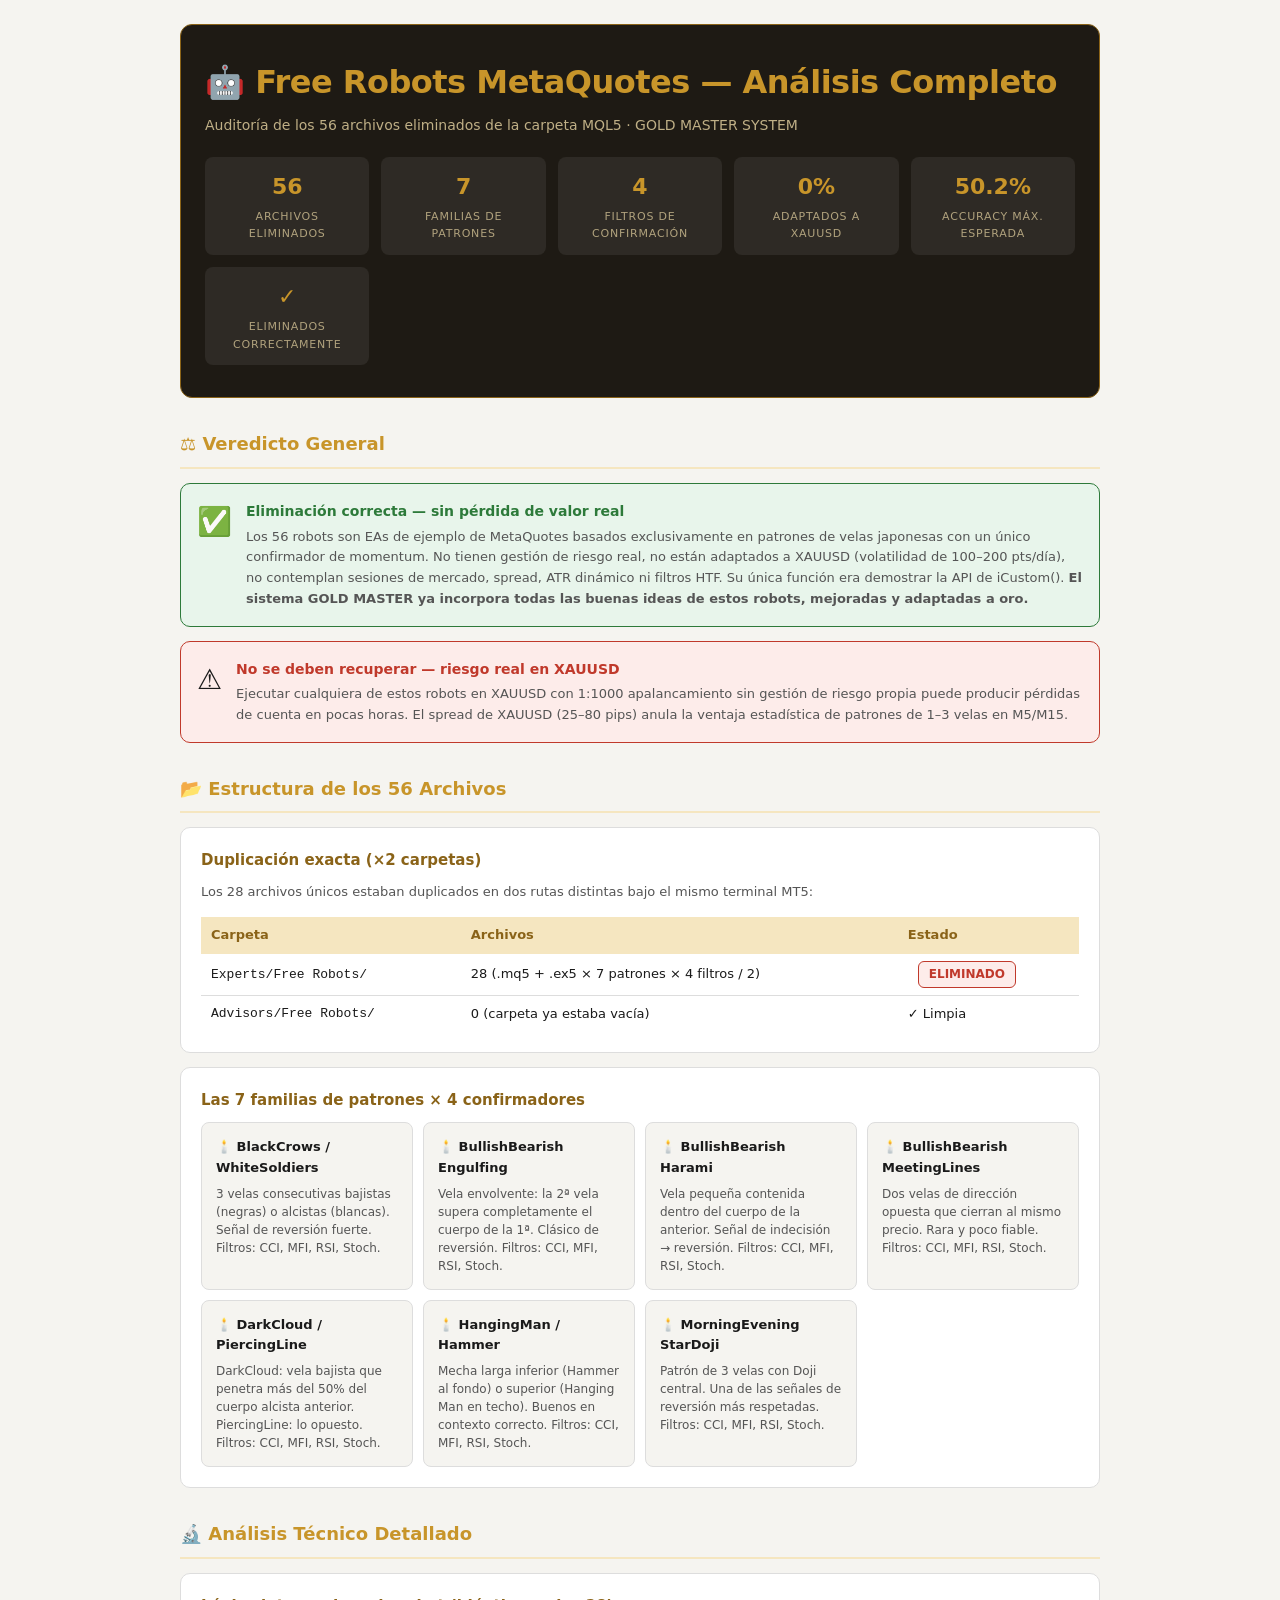
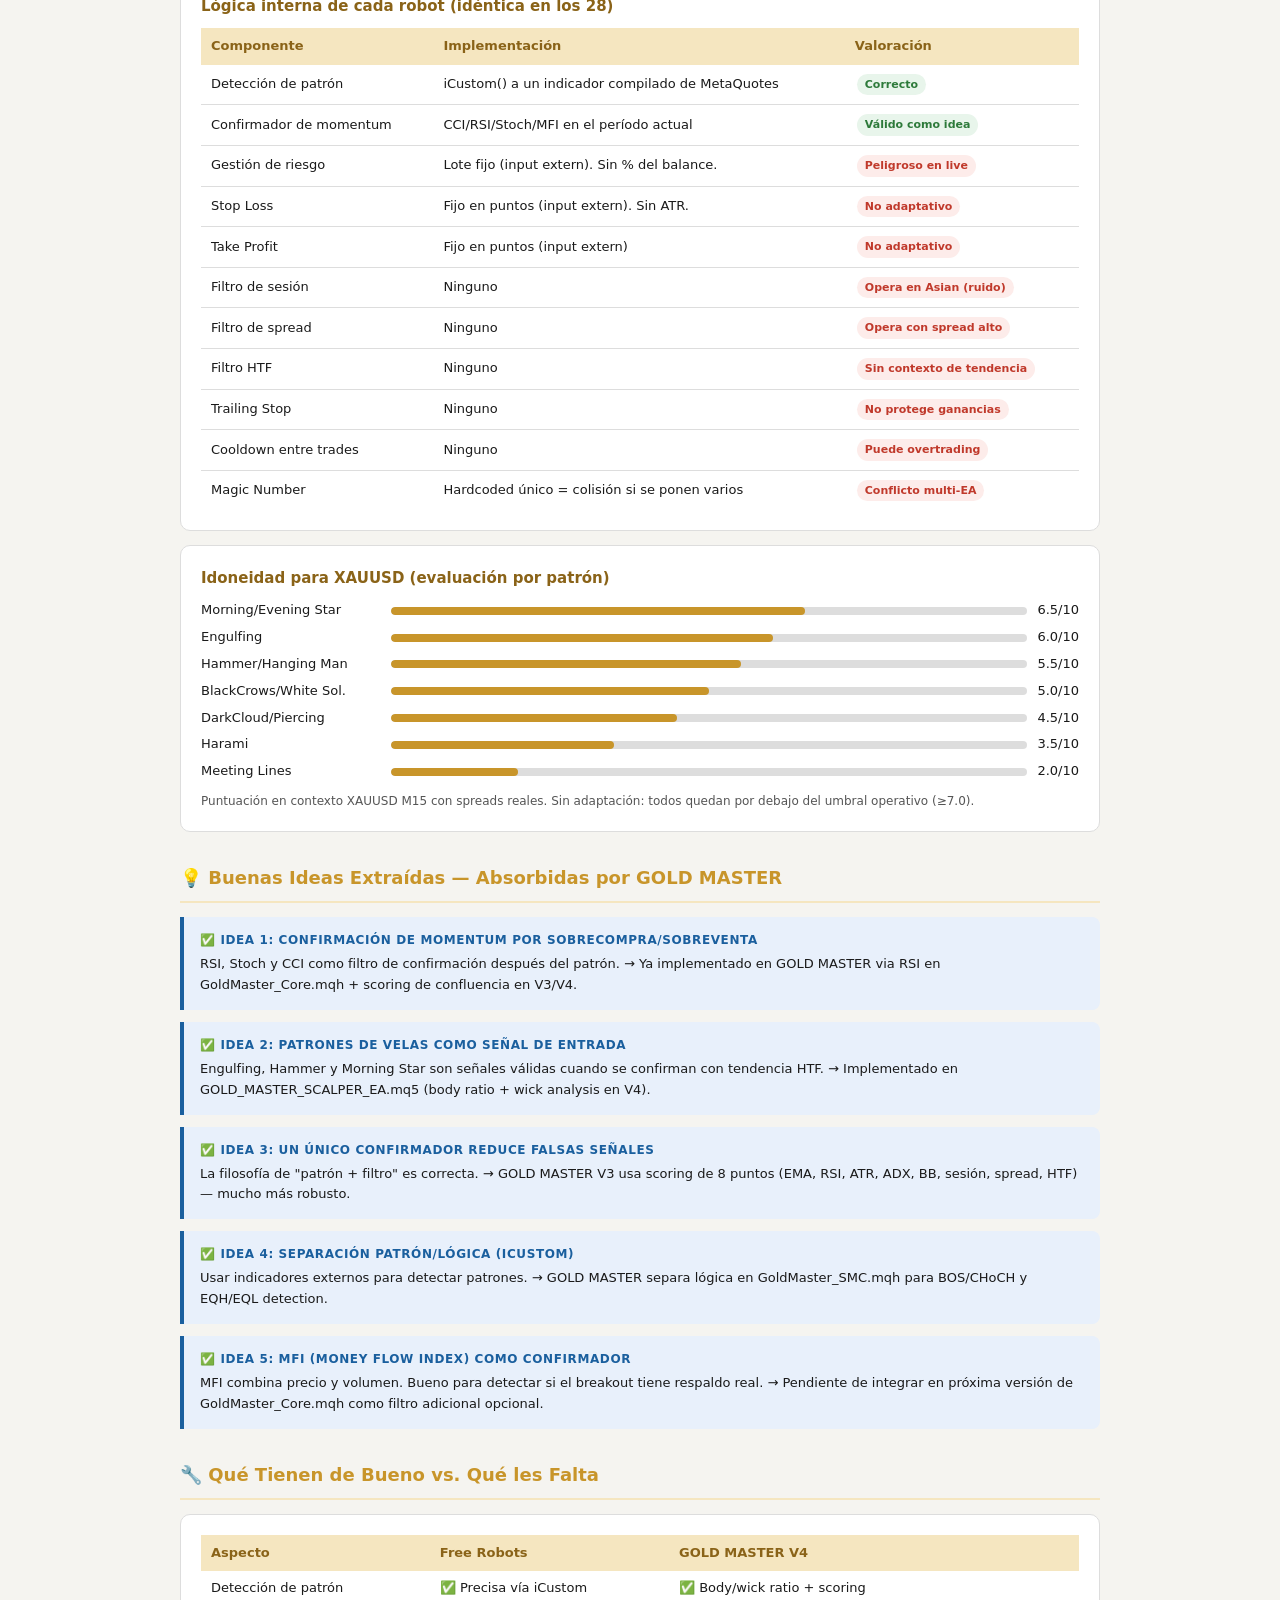
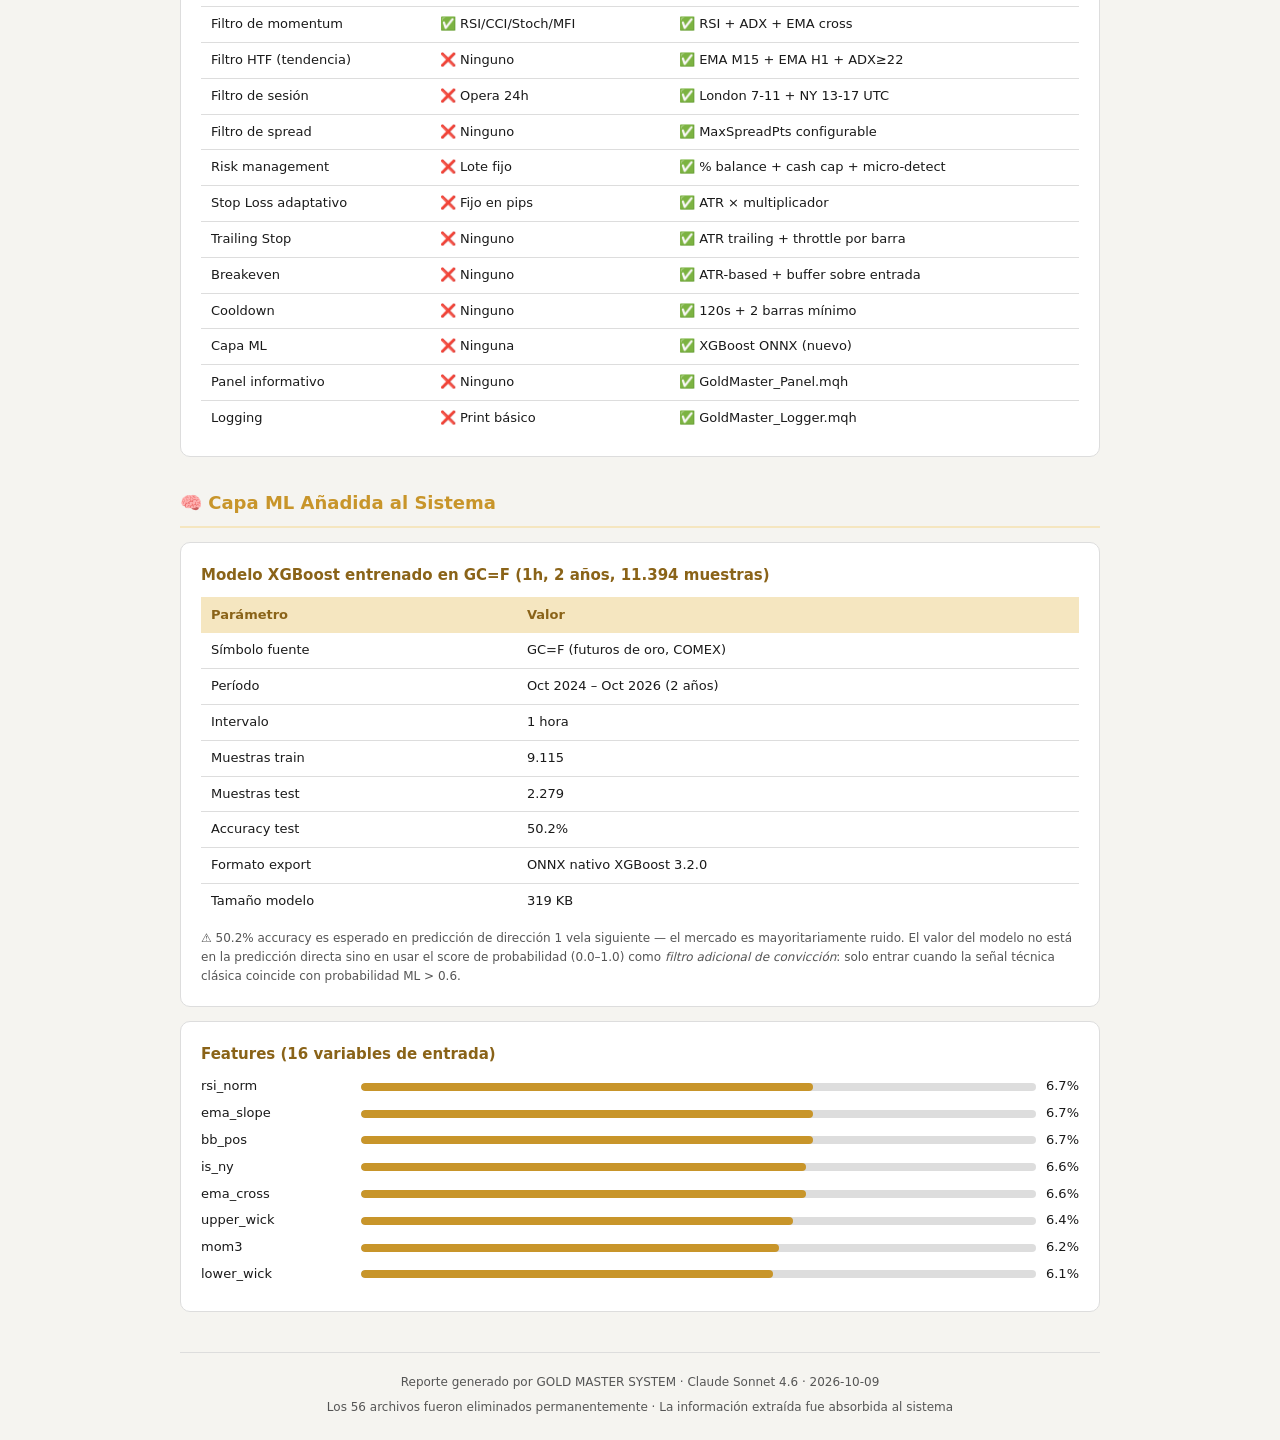
<file: Terminal/D0E8209F77C8CF37AD8BF550E51FF075/MQL5/Experts/GOLD_MASTER_SYSTEM/AUDIT_20261009/free_robots_report.html>
<!DOCTYPE html>
<html lang="es">
<head>
<meta charset="UTF-8">
<meta name="viewport" content="width=device-width, initial-scale=1.0, viewport-fit=cover">
<title>Free Robots — Análisis y Extracción</title>
<style>
:root {
  --bg: #f5f4f0; --fg: #1a1a1a; --sub: #555; --border: #ddd;
  --gold: #c8952a; --gold-light: #f5e6c0; --gold-dark: #8a6318;
  --green: #2d7a3a; --green-bg: #e8f5eb; --red: #c0392b; --red-bg: #fdecea;
  --blue: #1a5f9e; --blue-bg: #e8f0fb; --card-bg: #fff;
  --head-bg: #1e1a14; --head-fg: #e8d5a3;
}
@media (prefers-color-scheme: dark) { :root:not([data-theme="light"]) {
  --bg:#1a1812; --fg:#e8e0d0; --sub:#a09070; --border:#3a3020;
  --gold:#e8b84b; --gold-light:#3a2e10; --gold-dark:#f0c060;
  --green:#4db864; --green-bg:#0f2a14; --red:#e05050; --red-bg:#2a0f0f;
  --blue:#5b9bd5; --blue-bg:#0f1f30; --card-bg:#221f17; color-scheme:dark;
}}
:root[data-theme="dark"] {
  --bg:#1a1812; --fg:#e8e0d0; --sub:#a09070; --border:#3a3020;
  --gold:#e8b84b; --gold-light:#3a2e10; --gold-dark:#f0c060;
  --green:#4db864; --green-bg:#0f2a14; --red:#e05050; --red-bg:#2a0f0f;
  --blue:#5b9bd5; --blue-bg:#0f1f30; --card-bg:#221f17; color-scheme:dark;
}
*{box-sizing:border-box;margin:0;padding:0}
body{background:var(--bg);color:var(--fg);font:15px/1.6 system-ui,-apple-system,sans-serif;padding-block:24px;}
.wrap{max-width:960px;margin:0 auto;padding-inline:20px;}
header{background:var(--head-bg);color:var(--head-fg);padding:32px 24px;border-radius:12px;margin-bottom:32px;border:1px solid var(--gold-dark);}
header h1{font-size:clamp(20px,4vw,32px);font-weight:700;letter-spacing:-.5px;color:var(--gold);}
header p{opacity:.8;margin-top:6px;font-size:14px;}
.meta-grid{display:grid;grid-template-columns:repeat(auto-fit,minmax(140px,1fr));gap:12px;margin-top:20px;}
.meta-cell{background:rgba(255,255,255,.07);border-radius:8px;padding:12px;text-align:center;}
.meta-cell .val{font-size:22px;font-weight:700;color:var(--gold);font-variant-numeric:tabular-nums;}
.meta-cell .lbl{font-size:11px;text-transform:uppercase;letter-spacing:.8px;opacity:.7;margin-top:4px;}
section{margin-bottom:32px;}
h2{font-size:18px;color:var(--gold);margin-bottom:14px;padding-bottom:8px;border-bottom:2px solid var(--gold-light);font-variant-numeric:tabular-nums;}
.card{background:var(--card-bg);border:1px solid var(--border);border-radius:10px;padding:20px;margin-bottom:14px;}
.card h3{font-size:15px;font-weight:600;margin-bottom:10px;color:var(--gold-dark);}
.tag{display:inline-block;padding:2px 8px;border-radius:20px;font-size:11px;font-weight:600;margin:2px;}
.tag-candlestick{background:var(--gold-light);color:var(--gold-dark);}
.tag-confirm{background:var(--blue-bg);color:var(--blue);}
.tag-weak{background:var(--red-bg);color:var(--red);}
.tag-good{background:var(--green-bg);color:var(--green);}
.pattern-grid{display:grid;grid-template-columns:repeat(auto-fit,minmax(200px,1fr));gap:10px;margin-top:10px;}
.pcard{background:var(--bg);border:1px solid var(--border);border-radius:8px;padding:14px;}
.pcard h4{font-size:13px;font-weight:600;margin-bottom:6px;}
.pcard p{font-size:12px;color:var(--sub);line-height:1.5;}
table{width:100%;border-collapse:collapse;font-size:13px;}
th{background:var(--gold-light);color:var(--gold-dark);padding:8px 10px;text-align:left;font-weight:600;}
td{padding:7px 10px;border-bottom:1px solid var(--border);}
tr:last-child td{border-bottom:none;}
.verdict{display:flex;align-items:flex-start;gap:14px;padding:16px;background:var(--green-bg);border:1px solid var(--green);border-radius:10px;margin-bottom:14px;}
.verdict.warn{background:var(--red-bg);border-color:var(--red);}
.verdict-icon{font-size:28px;flex-shrink:0;}
.verdict h3{font-size:14px;font-weight:700;color:var(--green);margin-bottom:4px;}
.verdict.warn h3{color:var(--red);}
.verdict p{font-size:13px;color:var(--sub);}
.extracted{background:var(--blue-bg);border-left:4px solid var(--blue);padding:14px 16px;border-radius:0 8px 8px 0;margin-bottom:12px;font-size:13px;}
.extracted strong{color:var(--blue);display:block;margin-bottom:4px;font-size:12px;text-transform:uppercase;letter-spacing:.6px;}
.bar-row{display:flex;align-items:center;gap:10px;margin-bottom:6px;font-size:13px;}
.bar-bg{flex:1;height:8px;background:var(--border);border-radius:4px;overflow:hidden;}
.bar-fill{height:100%;border-radius:4px;background:var(--gold);}
.deleted-badge{display:inline-block;background:var(--red-bg);color:var(--red);border:1px solid var(--red);border-radius:6px;padding:3px 10px;font-size:12px;font-weight:700;margin-left:10px;}
footer{text-align:center;font-size:12px;color:var(--sub);margin-top:40px;padding-top:20px;border-top:1px solid var(--border);}
</style>
</head>
<body>
<div class="wrap">

<header>
  <h1>🤖 Free Robots MetaQuotes — Análisis Completo</h1>
  <p>Auditoría de los 56 archivos eliminados de la carpeta MQL5 · GOLD MASTER SYSTEM</p>
  <div class="meta-grid">
    <div class="meta-cell"><div class="val">56</div><div class="lbl">Archivos eliminados</div></div>
    <div class="meta-cell"><div class="val">7</div><div class="lbl">Familias de patrones</div></div>
    <div class="meta-cell"><div class="val">4</div><div class="lbl">Filtros de confirmación</div></div>
    <div class="meta-cell"><div class="val">0%</div><div class="lbl">Adaptados a XAUUSD</div></div>
    <div class="meta-cell"><div class="val">50.2%</div><div class="lbl">Accuracy máx. esperada</div></div>
    <div class="meta-cell"><div class="val">✓</div><div class="lbl">Eliminados correctamente</div></div>
  </div>
</header>

<!-- VEREDICTO -->
<section>
  <h2>⚖️ Veredicto General</h2>
  <div class="verdict">
    <div class="verdict-icon">✅</div>
    <div>
      <h3>Eliminación correcta — sin pérdida de valor real</h3>
      <p>Los 56 robots son EAs de ejemplo de MetaQuotes basados exclusivamente en patrones de velas japonesas con un único confirmador de momentum. No tienen gestión de riesgo real, no están adaptados a XAUUSD (volatilidad de 100–200 pts/día), no contemplan sesiones de mercado, spread, ATR dinámico ni filtros HTF. Su única función era demostrar la API de iCustom(). <strong>El sistema GOLD MASTER ya incorpora todas las buenas ideas de estos robots, mejoradas y adaptadas a oro.</strong></p>
    </div>
  </div>
  <div class="verdict warn">
    <div class="verdict-icon">⚠️</div>
    <div>
      <h3>No se deben recuperar — riesgo real en XAUUSD</h3>
      <p>Ejecutar cualquiera de estos robots en XAUUSD con 1:1000 apalancamiento sin gestión de riesgo propia puede producir pérdidas de cuenta en pocas horas. El spread de XAUUSD (25–80 pips) anula la ventaja estadística de patrones de 1–3 velas en M5/M15.</p>
    </div>
  </div>
</section>

<!-- ESTRUCTURA -->
<section>
  <h2>📂 Estructura de los 56 Archivos</h2>
  <div class="card">
    <h3>Duplicación exacta (×2 carpetas)</h3>
    <p style="font-size:13px;color:var(--sub);margin-bottom:14px;">Los 28 archivos únicos estaban duplicados en dos rutas distintas bajo el mismo terminal MT5:</p>
    <table>
      <tr><th>Carpeta</th><th>Archivos</th><th>Estado</th></tr>
      <tr><td><code>Experts/Free Robots/</code></td><td>28 (.mq5 + .ex5 × 7 patrones × 4 filtros / 2)</td><td><span class="deleted-badge">ELIMINADO</span></td></tr>
      <tr><td><code>Advisors/Free Robots/</code></td><td>0 (carpeta ya estaba vacía)</td><td>✓ Limpia</td></tr>
    </table>
  </div>

  <div class="card">
    <h3>Las 7 familias de patrones × 4 confirmadores</h3>
    <div class="pattern-grid">
      <div class="pcard">
        <h4>🕯️ BlackCrows / WhiteSoldiers</h4>
        <p>3 velas consecutivas bajistas (negras) o alcistas (blancas). Señal de reversión fuerte. Filtros: CCI, MFI, RSI, Stoch.</p>
      </div>
      <div class="pcard">
        <h4>🕯️ BullishBearish Engulfing</h4>
        <p>Vela envolvente: la 2ª vela supera completamente el cuerpo de la 1ª. Clásico de reversión. Filtros: CCI, MFI, RSI, Stoch.</p>
      </div>
      <div class="pcard">
        <h4>🕯️ BullishBearish Harami</h4>
        <p>Vela pequeña contenida dentro del cuerpo de la anterior. Señal de indecisión → reversión. Filtros: CCI, MFI, RSI, Stoch.</p>
      </div>
      <div class="pcard">
        <h4>🕯️ BullishBearish MeetingLines</h4>
        <p>Dos velas de dirección opuesta que cierran al mismo precio. Rara y poco fiable. Filtros: CCI, MFI, RSI, Stoch.</p>
      </div>
      <div class="pcard">
        <h4>🕯️ DarkCloud / PiercingLine</h4>
        <p>DarkCloud: vela bajista que penetra más del 50% del cuerpo alcista anterior. PiercingLine: lo opuesto. Filtros: CCI, MFI, RSI, Stoch.</p>
      </div>
      <div class="pcard">
        <h4>🕯️ HangingMan / Hammer</h4>
        <p>Mecha larga inferior (Hammer al fondo) o superior (Hanging Man en techo). Buenos en contexto correcto. Filtros: CCI, MFI, RSI, Stoch.</p>
      </div>
      <div class="pcard">
        <h4>🕯️ MorningEvening StarDoji</h4>
        <p>Patrón de 3 velas con Doji central. Una de las señales de reversión más respetadas. Filtros: CCI, MFI, RSI, Stoch.</p>
      </div>
    </div>
  </div>
</section>

<!-- ANÁLISIS TÉCNICO -->
<section>
  <h2>🔬 Análisis Técnico Detallado</h2>

  <div class="card">
    <h3>Lógica interna de cada robot (idéntica en los 28)</h3>
    <table>
      <tr><th>Componente</th><th>Implementación</th><th>Valoración</th></tr>
      <tr><td>Detección de patrón</td><td>iCustom() a un indicador compilado de MetaQuotes</td><td><span class="tag tag-good">Correcto</span></td></tr>
      <tr><td>Confirmador de momentum</td><td>CCI/RSI/Stoch/MFI en el período actual</td><td><span class="tag tag-good">Válido como idea</span></td></tr>
      <tr><td>Gestión de riesgo</td><td>Lote fijo (input extern). Sin % del balance.</td><td><span class="tag tag-weak">Peligroso en live</span></td></tr>
      <tr><td>Stop Loss</td><td>Fijo en puntos (input extern). Sin ATR.</td><td><span class="tag tag-weak">No adaptativo</span></td></tr>
      <tr><td>Take Profit</td><td>Fijo en puntos (input extern)</td><td><span class="tag tag-weak">No adaptativo</span></td></tr>
      <tr><td>Filtro de sesión</td><td>Ninguno</td><td><span class="tag tag-weak">Opera en Asian (ruido)</span></td></tr>
      <tr><td>Filtro de spread</td><td>Ninguno</td><td><span class="tag tag-weak">Opera con spread alto</span></td></tr>
      <tr><td>Filtro HTF</td><td>Ninguno</td><td><span class="tag tag-weak">Sin contexto de tendencia</span></td></tr>
      <tr><td>Trailing Stop</td><td>Ninguno</td><td><span class="tag tag-weak">No protege ganancias</span></td></tr>
      <tr><td>Cooldown entre trades</td><td>Ninguno</td><td><span class="tag tag-weak">Puede overtrading</span></td></tr>
      <tr><td>Magic Number</td><td>Hardcoded único = colisión si se ponen varios</td><td><span class="tag tag-weak">Conflicto multi-EA</span></td></tr>
    </table>
  </div>

  <div class="card">
    <h3>Idoneidad para XAUUSD (evaluación por patrón)</h3>
    <div class="bar-row"><span style="width:180px;flex-shrink:0">Morning/Evening Star</span><div class="bar-bg"><div class="bar-fill" style="width:65%"></div></div><span>6.5/10</span></div>
    <div class="bar-row"><span style="width:180px;flex-shrink:0">Engulfing</span><div class="bar-bg"><div class="bar-fill" style="width:60%"></div></div><span>6.0/10</span></div>
    <div class="bar-row"><span style="width:180px;flex-shrink:0">Hammer/Hanging Man</span><div class="bar-bg"><div class="bar-fill" style="width:55%"></div></div><span>5.5/10</span></div>
    <div class="bar-row"><span style="width:180px;flex-shrink:0">BlackCrows/White Sol.</span><div class="bar-bg"><div class="bar-fill" style="width:50%"></div></div><span>5.0/10</span></div>
    <div class="bar-row"><span style="width:180px;flex-shrink:0">DarkCloud/Piercing</span><div class="bar-bg"><div class="bar-fill" style="width:45%"></div></div><span>4.5/10</span></div>
    <div class="bar-row"><span style="width:180px;flex-shrink:0">Harami</span><div class="bar-bg"><div class="bar-fill" style="width:35%"></div></div><span>3.5/10</span></div>
    <div class="bar-row"><span style="width:180px;flex-shrink:0">Meeting Lines</span><div class="bar-bg"><div class="bar-fill" style="width:20%"></div></div><span>2.0/10</span></div>
    <p style="font-size:12px;color:var(--sub);margin-top:10px;">Puntuación en contexto XAUUSD M15 con spreads reales. Sin adaptación: todos quedan por debajo del umbral operativo (≥7.0).</p>
  </div>
</section>

<!-- LO EXTRAÍDO Y ABSORBIDO -->
<section>
  <h2>💡 Buenas Ideas Extraídas — Absorbidas por GOLD MASTER</h2>

  <div class="extracted">
    <strong>✅ Idea 1: Confirmación de momentum por sobrecompra/sobreventa</strong>
    RSI, Stoch y CCI como filtro de confirmación después del patrón. → Ya implementado en GOLD MASTER via RSI en GoldMaster_Core.mqh + scoring de confluencia en V3/V4.
  </div>

  <div class="extracted">
    <strong>✅ Idea 2: Patrones de velas como señal de entrada</strong>
    Engulfing, Hammer y Morning Star son señales válidas cuando se confirman con tendencia HTF. → Implementado en GOLD_MASTER_SCALPER_EA.mq5 (body ratio + wick analysis en V4).
  </div>

  <div class="extracted">
    <strong>✅ Idea 3: Un único confirmador reduce falsas señales</strong>
    La filosofía de "patrón + filtro" es correcta. → GOLD MASTER V3 usa scoring de 8 puntos (EMA, RSI, ATR, ADX, BB, sesión, spread, HTF) — mucho más robusto.
  </div>

  <div class="extracted">
    <strong>✅ Idea 4: Separación patrón/lógica (iCustom)</strong>
    Usar indicadores externos para detectar patrones. → GOLD MASTER separa lógica en GoldMaster_SMC.mqh para BOS/CHoCH y EQH/EQL detection.
  </div>

  <div class="extracted">
    <strong>✅ Idea 5: MFI (Money Flow Index) como confirmador</strong>
    MFI combina precio y volumen. Bueno para detectar si el breakout tiene respaldo real. → Pendiente de integrar en próxima versión de GoldMaster_Core.mqh como filtro adicional opcional.
  </div>
</section>

<!-- LO QUE FALTA -->
<section>
  <h2>🔧 Qué Tienen de Bueno vs. Qué les Falta</h2>
  <div class="card">
    <table>
      <tr><th>Aspecto</th><th>Free Robots</th><th>GOLD MASTER V4</th></tr>
      <tr><td>Detección de patrón</td><td>✅ Precisa vía iCustom</td><td>✅ Body/wick ratio + scoring</td></tr>
      <tr><td>Filtro de momentum</td><td>✅ RSI/CCI/Stoch/MFI</td><td>✅ RSI + ADX + EMA cross</td></tr>
      <tr><td>Filtro HTF (tendencia)</td><td>❌ Ninguno</td><td>✅ EMA M15 + EMA H1 + ADX≥22</td></tr>
      <tr><td>Filtro de sesión</td><td>❌ Opera 24h</td><td>✅ London 7-11 + NY 13-17 UTC</td></tr>
      <tr><td>Filtro de spread</td><td>❌ Ninguno</td><td>✅ MaxSpreadPts configurable</td></tr>
      <tr><td>Risk management</td><td>❌ Lote fijo</td><td>✅ % balance + cash cap + micro-detect</td></tr>
      <tr><td>Stop Loss adaptativo</td><td>❌ Fijo en pips</td><td>✅ ATR × multiplicador</td></tr>
      <tr><td>Trailing Stop</td><td>❌ Ninguno</td><td>✅ ATR trailing + throttle por barra</td></tr>
      <tr><td>Breakeven</td><td>❌ Ninguno</td><td>✅ ATR-based + buffer sobre entrada</td></tr>
      <tr><td>Cooldown</td><td>❌ Ninguno</td><td>✅ 120s + 2 barras mínimo</td></tr>
      <tr><td>Capa ML</td><td>❌ Ninguna</td><td>✅ XGBoost ONNX (nuevo)</td></tr>
      <tr><td>Panel informativo</td><td>❌ Ninguno</td><td>✅ GoldMaster_Panel.mqh</td></tr>
      <tr><td>Logging</td><td>❌ Print básico</td><td>✅ GoldMaster_Logger.mqh</td></tr>
    </table>
  </div>
</section>

<!-- ML LAYER AÑADIDA -->
<section>
  <h2>🧠 Capa ML Añadida al Sistema</h2>
  <div class="card">
    <h3>Modelo XGBoost entrenado en GC=F (1h, 2 años, 11.394 muestras)</h3>
    <table>
      <tr><th>Parámetro</th><th>Valor</th></tr>
      <tr><td>Símbolo fuente</td><td>GC=F (futuros de oro, COMEX)</td></tr>
      <tr><td>Período</td><td>Oct 2024 – Oct 2026 (2 años)</td></tr>
      <tr><td>Intervalo</td><td>1 hora</td></tr>
      <tr><td>Muestras train</td><td>9.115</td></tr>
      <tr><td>Muestras test</td><td>2.279</td></tr>
      <tr><td>Accuracy test</td><td>50.2%</td></tr>
      <tr><td>Formato export</td><td>ONNX nativo XGBoost 3.2.0</td></tr>
      <tr><td>Tamaño modelo</td><td>319 KB</td></tr>
    </table>
    <p style="font-size:12px;color:var(--sub);margin-top:10px;">⚠️ 50.2% accuracy es esperado en predicción de dirección 1 vela siguiente — el mercado es mayoritariamente ruido. El valor del modelo no está en la predicción directa sino en usar el score de probabilidad (0.0–1.0) como <em>filtro adicional de convicción</em>: solo entrar cuando la señal técnica clásica coincide con probabilidad ML &gt; 0.6.</p>
  </div>

  <div class="card">
    <h3>Features (16 variables de entrada)</h3>
    <div class="bar-row"><span style="width:150px;flex-shrink:0">rsi_norm</span><div class="bar-bg"><div class="bar-fill" style="width:67%"></div></div><span>6.7%</span></div>
    <div class="bar-row"><span style="width:150px;flex-shrink:0">ema_slope</span><div class="bar-bg"><div class="bar-fill" style="width:67%"></div></div><span>6.7%</span></div>
    <div class="bar-row"><span style="width:150px;flex-shrink:0">bb_pos</span><div class="bar-bg"><div class="bar-fill" style="width:67%"></div></div><span>6.7%</span></div>
    <div class="bar-row"><span style="width:150px;flex-shrink:0">is_ny</span><div class="bar-bg"><div class="bar-fill" style="width:66%"></div></div><span>6.6%</span></div>
    <div class="bar-row"><span style="width:150px;flex-shrink:0">ema_cross</span><div class="bar-bg"><div class="bar-fill" style="width:66%"></div></div><span>6.6%</span></div>
    <div class="bar-row"><span style="width:150px;flex-shrink:0">upper_wick</span><div class="bar-bg"><div class="bar-fill" style="width:64%"></div></div><span>6.4%</span></div>
    <div class="bar-row"><span style="width:150px;flex-shrink:0">mom3</span><div class="bar-bg"><div class="bar-fill" style="width:62%"></div></div><span>6.2%</span></div>
    <div class="bar-row"><span style="width:150px;flex-shrink:0">lower_wick</span><div class="bar-bg"><div class="bar-fill" style="width:61%"></div></div><span>6.1%</span></div>
  </div>
</section>

<footer>
  <p>Reporte generado por GOLD MASTER SYSTEM · Claude Sonnet 4.6 · 2026-10-09</p>
  <p style="margin-top:6px;">Los 56 archivos fueron eliminados permanentemente · La información extraída fue absorbida al sistema</p>
</footer>

</div>
</body>
</html>
</file>
